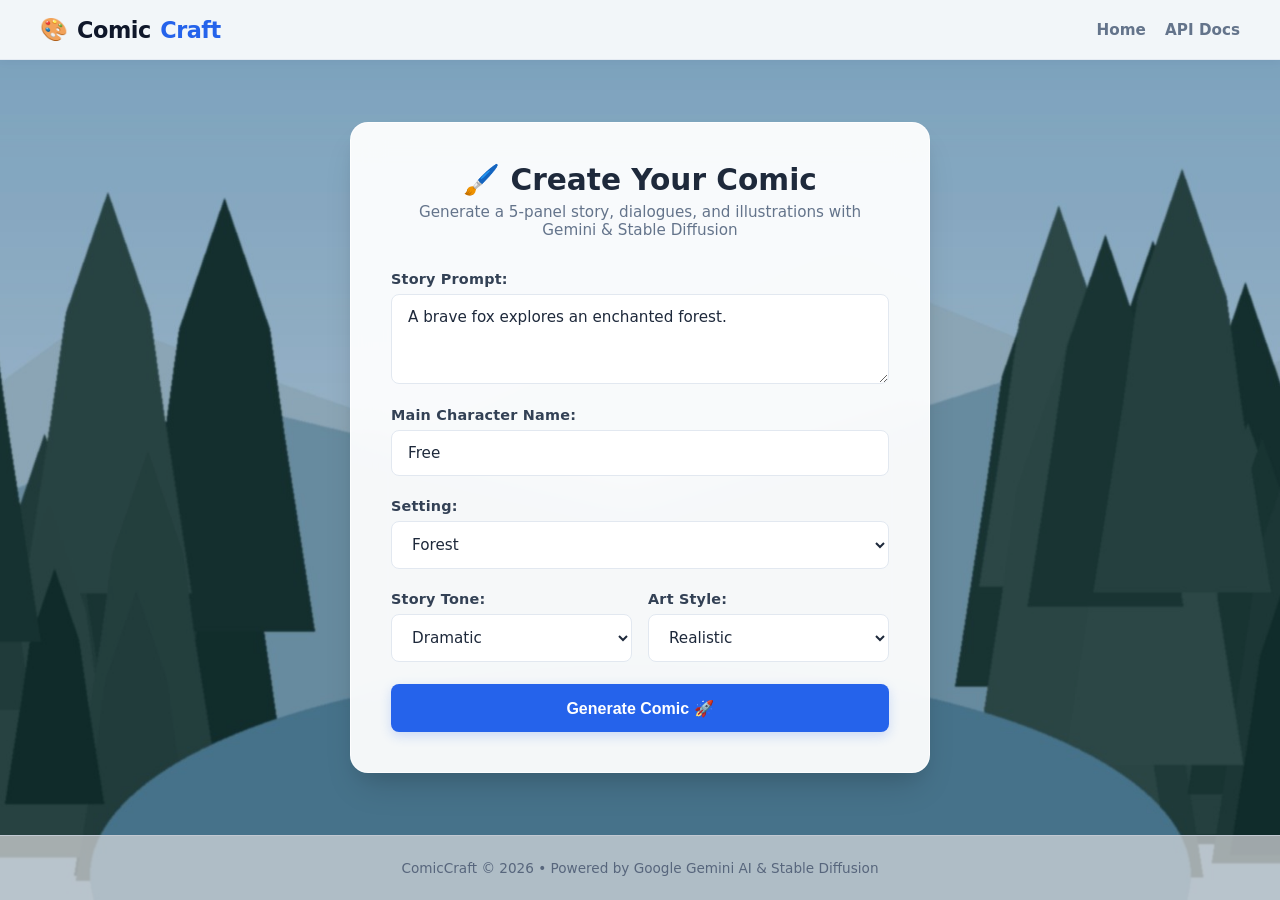
<file: index.html>
<!DOCTYPE html>
<html lang="en">
<head>
  <meta charset="UTF-8">
  <meta name="viewport" content="width=device-width, initial-scale=1.0">
  <title>ComicCraft - AI Comic Story Creator</title>
  <link rel="stylesheet" href="/static/css/style.css">
  <link rel="icon" href="data:image/svg+xml,<svg xmlns='http://www.w3.org/2000/svg' viewBox='0 0 100 100'><text y='.9em' font-size='90'>💥</text></svg>">
</head>
<body class="scenic-body">

  <!-- Navigation -->
  <nav class="navbar">
    <a href="/" class="nav-brand">
      <span>🎨</span> Comic<span class="highlight">Craft</span>
    </a>
    <div class="nav-links">
      <a href="/" class="nav-link">Home</a>
      <a href="/docs" target="_blank" class="nav-link">API Docs</a>
    </div>
  </nav>

  <!-- Main Content Wrapper -->
  <main class="container form-wrapper">
    <div class="card">
      <div class="card-header">
        <h1 class="card-title">🖌️ Create Your Comic</h1>
        <p class="card-subtitle">Generate a 5-panel story, dialogues, and illustrations with Gemini & Stable Diffusion</p>
      </div>

      <form id="comicForm" action="/generate" method="POST" class="comic-form">
        <!-- Story Prompt -->
        <div class="form-group">
          <label for="prompt" class="form-label">Story Prompt:</label>
          <textarea 
            id="prompt" 
            name="prompt" 
            class="form-control" 
            rows="3" 
            placeholder="A brave fox explores an enchanted forest." 
            required>A brave fox explores an enchanted forest.</textarea>
        </div>

        <!-- Main Character Name -->
        <div class="form-group">
          <label for="character_name" class="form-label">Main Character Name:</label>
          <input 
            type="text" 
            id="character_name" 
            name="character_name" 
            class="form-control" 
            placeholder="e.g., Free, Luna, Kaelen" 
            value="Free" 
            required>
        </div>

        <!-- Setting -->
        <div class="form-group">
          <label for="setting" class="form-label">Setting:</label>
          <select id="setting" name="setting" class="form-select">
            <option value="Forest" selected>Forest</option>
            <option value="School">School</option>
            <option value="Space">Space</option>
            <option value="Futuristic City">Futuristic City</option>
            <option value="Ancient Castle">Ancient Castle</option>
            <option value="Desert Oasis">Desert Oasis</option>
            <option value="Underwater Kingdom">Underwater Kingdom</option>
          </select>
        </div>

        <!-- Form Row: Tone and Art Style -->
        <div class="form-row">
          <div class="form-group">
            <label for="tone" class="form-label">Story Tone:</label>
            <select id="tone" name="tone" class="form-select">
              <option value="Dramatic" selected>Dramatic</option>
              <option value="Light-hearted">Light-hearted</option>
              <option value="Poetic">Poetic</option>
              <option value="Funny">Funny</option>
              <option value="Action-packed">Action-packed</option>
            </select>
          </div>

          <div class="form-group">
            <label for="style" class="form-label">Art Style:</label>
            <select id="style" name="style" class="form-select">
              <option value="Comic Book">Comic Book</option>
              <option value="Anime">Anime</option>
              <option value="Pixel Art">Pixel Art</option>
              <option value="Realistic" selected>Realistic</option>
              <option value="Vintage Pop-Art">Vintage Pop-Art</option>
            </select>
          </div>
        </div>

        <!-- Submit Button -->
        <button type="submit" class="btn btn-primary btn-block">
          Generate Comic 🚀
        </button>
      </form>
    </div>
  </main>

  <!-- Interactive AI Loading Overlay -->
  <div id="loadingOverlay" class="loading-overlay">
    <div class="spinner"></div>
    <div class="loading-title">Crafting Your Comic Story...</div>
    <div id="loadingStep" class="loading-step">Gemini Flash is preparing your 5-panel comic storyboard...</div>
  </div>

  <!-- Footer -->
  <footer class="footer">
    <p>ComicCraft © 2026 • Powered by Google Gemini AI & Stable Diffusion</p>
  </footer>

  <script src="/static/js/main.js"></script>
</body>
</html>
</file>
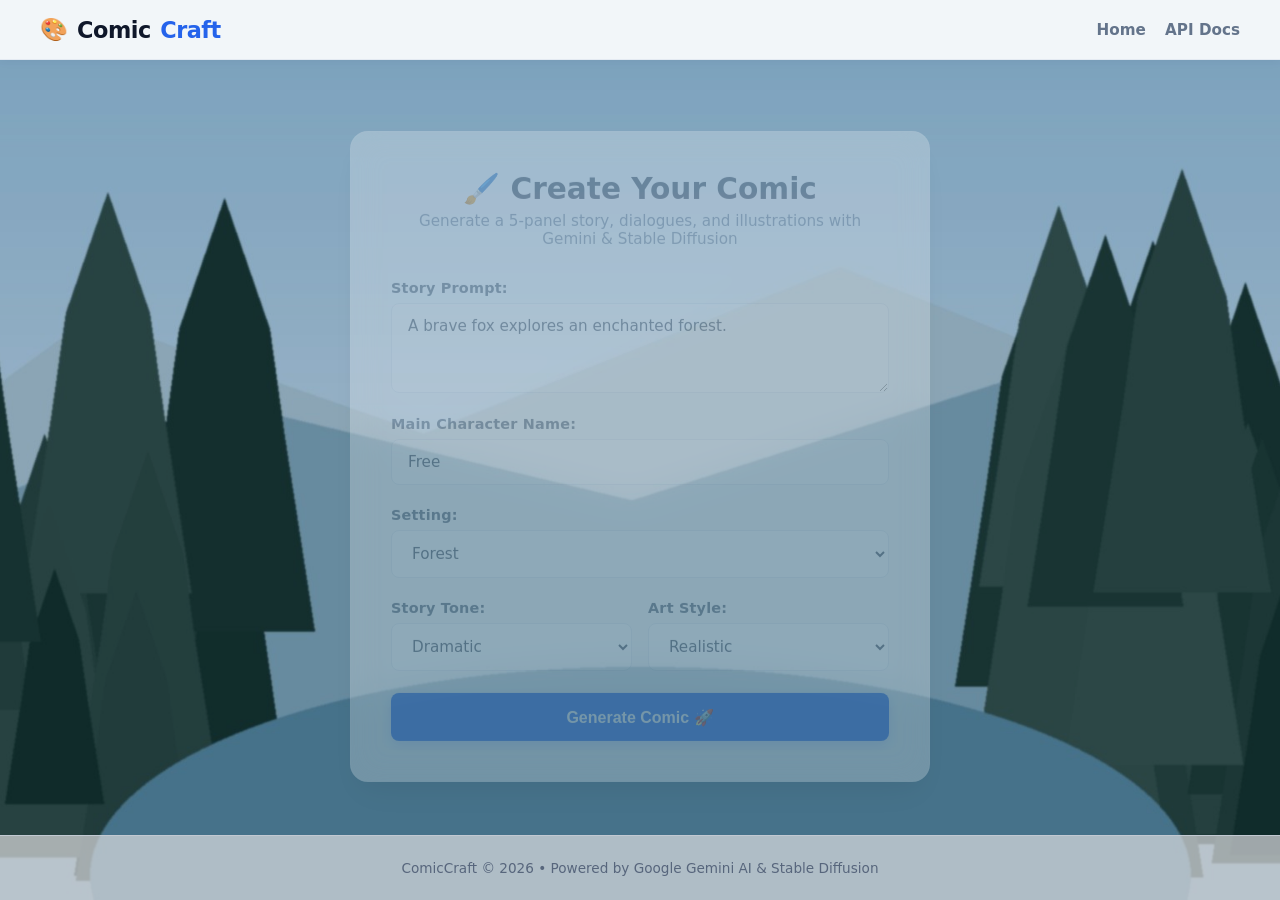
<file: result.html>
<!DOCTYPE html>
<html lang="en">
<head>
  <meta charset="UTF-8">
  <meta http-equiv="refresh" content="0; url=/"/>
  <title>ComicCraft - Result</title>
</head>
<body>
  <p>Redirecting to Comic Preview...</p>
</body>
</html>
</file>
<file: static/css/style.css>
/* ComicCraft - Modern Responsive CSS Stylesheet */

:root {
  --primary: #2563eb;
  --primary-hover: #1d4ed8;
  --primary-light: #dbeafe;
  --accent: #f59e0b;
  --accent-hover: #d97706;
  --success: #10b981;
  --success-hover: #059669;
  --bg-dark: #0f172a;
  --text-main: #1e293b;
  --text-muted: #64748b;
  --border-color: #e2e8f0;
  --card-bg: rgba(255, 255, 255, 0.94);
  --card-shadow: 0 20px 35px -10px rgba(0, 0, 0, 0.15), 0 10px 20px -5px rgba(0, 0, 0, 0.08);
  --comic-font: 'Segoe UI', system-ui, -apple-system, sans-serif;
  --radius-lg: 18px;
  --radius-md: 12px;
  --radius-sm: 8px;
}

* {
  box-sizing: border-box;
  margin: 0;
  padding: 0;
}

body {
  font-family: var(--comic-font);
  color: var(--text-main);
  background-color: #f1f5f9;
  min-height: 100vh;
  display: flex;
  flex-direction: column;
}

/* Scenic background layout for index page */
.scenic-body {
  background: url('/static/images/scenic-bg.jpg') no-repeat center center fixed;
  background-size: cover;
  position: relative;
}

.scenic-body::before {
  content: "";
  position: fixed;
  top: 0; left: 0; right: 0; bottom: 0;
  background: rgba(15, 23, 42, 0.15);
  pointer-events: none;
}

/* Navigation bar */
.navbar {
  display: flex;
  justify-content: space-between;
  align-items: center;
  padding: 1rem 2.5rem;
  background: rgba(255, 255, 255, 0.9);
  backdrop-filter: blur(12px);
  border-bottom: 1px solid rgba(226, 232, 240, 0.8);
  position: sticky;
  top: 0;
  z-index: 50;
  box-shadow: 0 2px 10px rgba(0, 0, 0, 0.04);
}

.nav-brand {
  display: flex;
  align-items: center;
  gap: 0.6rem;
  font-size: 1.4rem;
  font-weight: 800;
  color: #0f172a;
  text-decoration: none;
  letter-spacing: -0.5px;
}

.nav-brand span.highlight {
  color: var(--primary);
  position: relative;
}

.nav-links {
  display: flex;
  gap: 1.2rem;
  align-items: center;
}

.nav-link {
  text-decoration: none;
  font-weight: 600;
  font-size: 0.95rem;
  color: var(--text-muted);
  transition: color 0.2s ease;
}

.nav-link:hover {
  color: var(--primary);
}

/* Container */
.container {
  width: 100%;
  max-width: 1080px;
  margin: 0 auto;
  padding: 2.5rem 1.5rem;
  flex: 1;
}

/* Hero / Form Card */
.form-wrapper {
  display: flex;
  justify-content: center;
  align-items: center;
  padding: 2rem 0;
}

.card {
  background: var(--card-bg);
  backdrop-filter: blur(16px);
  border: 1px solid rgba(255, 255, 255, 0.8);
  border-radius: var(--radius-lg);
  box-shadow: var(--card-shadow);
  padding: 2.5rem;
  width: 100%;
  max-width: 580px;
  animation: fadeIn 0.4s ease-out;
}

.card-header {
  text-align: center;
  margin-bottom: 2rem;
}

.card-title {
  font-size: 1.85rem;
  font-weight: 800;
  color: #1e293b;
  display: flex;
  align-items: center;
  justify-content: center;
  gap: 0.5rem;
}

.card-subtitle {
  color: var(--text-muted);
  font-size: 0.95rem;
  margin-top: 0.4rem;
}

/* Form Styles */
.comic-form {
  display: flex;
  flex-direction: column;
  gap: 1.4rem;
}

.form-group {
  display: flex;
  flex-direction: column;
  gap: 0.45rem;
}

.form-label {
  font-size: 0.9rem;
  font-weight: 700;
  color: #334155;
  letter-spacing: 0.2px;
}

.form-control, .form-select {
  width: 100%;
  padding: 0.8rem 1rem;
  font-size: 0.95rem;
  font-family: inherit;
  border: 1.5px solid var(--border-color);
  border-radius: var(--radius-sm);
  background-color: #ffffff;
  color: var(--text-main);
  transition: all 0.2s ease;
  outline: none;
}

.form-control:focus, .form-select:focus {
  border-color: var(--primary);
  box-shadow: 0 0 0 3px rgba(37, 99, 235, 0.15);
}

textarea.form-control {
  resize: vertical;
  min-height: 90px;
}

.form-row {
  display: grid;
  grid-template-columns: 1fr 1fr;
  gap: 1rem;
}

/* Buttons */
.btn {
  display: inline-flex;
  align-items: center;
  justify-content: center;
  gap: 0.5rem;
  padding: 0.9rem 1.6rem;
  font-size: 1rem;
  font-weight: 700;
  border-radius: var(--radius-sm);
  cursor: pointer;
  border: none;
  text-decoration: none;
  transition: all 0.2s cubic-bezier(0.4, 0, 0.2, 1);
  box-shadow: 0 4px 12px rgba(37, 99, 235, 0.2);
}

.btn-primary {
  background-color: var(--primary);
  color: #ffffff;
}

.btn-primary:hover {
  background-color: var(--primary-hover);
  transform: translateY(-1px);
  box-shadow: 0 6px 16px rgba(37, 99, 235, 0.3);
}

.btn-success {
  background-color: var(--success);
  color: #ffffff;
  box-shadow: 0 4px 12px rgba(16, 185, 129, 0.25);
}

.btn-success:hover {
  background-color: var(--success-hover);
  transform: translateY(-1px);
  box-shadow: 0 6px 16px rgba(16, 185, 129, 0.35);
}

.btn-secondary {
  background-color: #f1f5f9;
  color: #334155;
  box-shadow: none;
  border: 1px solid var(--border-color);
}

.btn-secondary:hover {
  background-color: #e2e8f0;
  color: #0f172a;
}

.btn-block {
  width: 100%;
}

/* Comic Preview Page */
.preview-header {
  background: #ffffff;
  border-radius: var(--radius-lg);
  padding: 1.8rem 2.2rem;
  margin-bottom: 2.5rem;
  box-shadow: var(--card-shadow);
  display: flex;
  justify-content: space-between;
  align-items: center;
  flex-wrap: wrap;
  gap: 1.5rem;
  border-left: 6px solid var(--primary);
}

.preview-title h1 {
  font-size: 1.85rem;
  font-weight: 800;
  color: #0f172a;
}

.preview-meta {
  display: flex;
  flex-wrap: wrap;
  gap: 0.6rem;
  margin-top: 0.5rem;
}

.badge {
  background: var(--primary-light);
  color: var(--primary);
  font-size: 0.8rem;
  font-weight: 700;
  padding: 0.25rem 0.65rem;
  border-radius: 20px;
  text-transform: uppercase;
  letter-spacing: 0.5px;
}

/* Comic Panels Layout */
.panels-stack {
  display: flex;
  flex-direction: column;
  gap: 2.5rem;
}

.panel-card {
  background: #ffffff;
  border-radius: var(--radius-lg);
  box-shadow: var(--card-shadow);
  overflow: hidden;
  border: 2px solid #1e293b;
  position: relative;
  transition: transform 0.2s ease;
}

.panel-card:hover {
  transform: translateY(-2px);
}

.panel-banner {
  background: #1e293b;
  color: #ffffff;
  padding: 0.85rem 1.5rem;
  font-size: 1.2rem;
  font-weight: 800;
  letter-spacing: 0.5px;
  display: flex;
  justify-content: space-between;
  align-items: center;
}

.panel-body {
  padding: 1.8rem;
  display: grid;
  grid-template-columns: 1.1fr 1fr;
  gap: 2rem;
  align-items: center;
}

@media (max-width: 820px) {
  .panel-body {
    grid-template-columns: 1fr;
  }
}

.panel-image-container {
  width: 100%;
  aspect-ratio: 16 / 10;
  background-color: #0f172a;
  border-radius: var(--radius-md);
  overflow: hidden;
  border: 3px solid #0f172a;
  box-shadow: 0 8px 18px rgba(0, 0, 0, 0.15);
  display: flex;
  align-items: center;
  justify-content: center;
}

.panel-img {
  width: 100%;
  height: 100%;
  object-fit: cover;
  display: block;
  transition: transform 0.3s ease;
}

.panel-img:hover {
  transform: scale(1.03);
}

.panel-narrative {
  display: flex;
  flex-direction: column;
  gap: 1.1rem;
}

.scene-desc {
  font-style: italic;
  color: #64748b;
  font-size: 0.95rem;
  line-height: 1.5;
  border-left: 3px solid #cbd5e1;
  padding-left: 0.8rem;
}

.caption-box {
  background-color: #fef9c3;
  border: 1.5px solid #fde047;
  border-radius: var(--radius-sm);
  padding: 0.75rem 1rem;
  font-size: 0.92rem;
  line-height: 1.5;
  color: #713f12;
  box-shadow: 0 2px 5px rgba(234, 179, 8, 0.1);
}

.caption-box strong {
  color: #a16207;
  text-transform: uppercase;
  font-size: 0.85rem;
  letter-spacing: 0.5px;
}

.narration-box {
  background-color: #eff6ff;
  border: 1.5px solid #bfdbfe;
  border-radius: var(--radius-sm);
  padding: 0.85rem 1rem;
  font-size: 0.95rem;
  line-height: 1.6;
  color: #1e3a8a;
  box-shadow: 0 2px 5px rgba(37, 99, 235, 0.08);
}

.narration-box strong {
  color: #1d4ed8;
  text-transform: uppercase;
  font-size: 0.85rem;
  letter-spacing: 0.5px;
}

.prompt-ref-box {
  background: #f8fafc;
  border: 1px dashed #cbd5e1;
  border-radius: var(--radius-sm);
  padding: 0.5rem 0.8rem;
  font-size: 0.8rem;
  color: #64748b;
  line-height: 1.4;
}

.prompt-ref-box strong {
  color: #475569;
}

/* Action Floating Bar */
.bottom-action-bar {
  display: flex;
  justify-content: center;
  align-items: center;
  gap: 1.2rem;
  margin: 3rem 0 1rem;
}

/* Export Success Page */
.success-container {
  display: flex;
  justify-content: center;
  align-items: center;
  padding: 3rem 1rem;
}

.success-card {
  background: #ffffff;
  border-radius: var(--radius-lg);
  box-shadow: var(--card-shadow);
  padding: 3.5rem 2.5rem;
  max-width: 600px;
  width: 100%;
  text-align: center;
  border-top: 6px solid var(--success);
}

.success-icon {
  width: 72px;
  height: 72px;
  border-radius: 50%;
  background-color: #d1fae5;
  color: var(--success);
  display: inline-flex;
  align-items: center;
  justify-content: center;
  font-size: 2.5rem;
  margin-bottom: 1.5rem;
  animation: scaleUp 0.3s ease-out;
}

.success-title {
  font-size: 2rem;
  font-weight: 800;
  color: #065f46;
  margin-bottom: 0.8rem;
}

.success-desc {
  font-size: 1.05rem;
  color: #475569;
  line-height: 1.6;
  margin-bottom: 2.2rem;
}

.success-actions {
  display: flex;
  flex-direction: column;
  gap: 0.9rem;
}

/* Loading Overlay */
.loading-overlay {
  display: none;
  position: fixed;
  top: 0; left: 0; right: 0; bottom: 0;
  background: rgba(15, 23, 42, 0.85);
  backdrop-filter: blur(8px);
  z-index: 100;
  flex-direction: column;
  justify-content: center;
  align-items: center;
  color: #ffffff;
  text-align: center;
  padding: 1.5rem;
}

.spinner {
  width: 65px;
  height: 65px;
  border: 5px solid rgba(255, 255, 255, 0.2);
  border-top-color: #38bdf8;
  border-radius: 50%;
  animation: spin 1s infinite linear;
  margin-bottom: 1.5rem;
}

.loading-title {
  font-size: 1.5rem;
  font-weight: 800;
  margin-bottom: 0.5rem;
}

.loading-step {
  font-size: 1rem;
  color: #94a3b8;
  max-width: 420px;
}

/* Animations */
@keyframes spin {
  to { transform: rotate(360deg); }
}

@keyframes fadeIn {
  from { opacity: 0; transform: translateY(12px); }
  to { opacity: 1; transform: translateY(0); }
}

@keyframes scaleUp {
  from { transform: scale(0.6); opacity: 0; }
  to { transform: scale(1); opacity: 1; }
}

/* Footer */
.footer {
  text-align: center;
  padding: 1.5rem;
  color: var(--text-muted);
  font-size: 0.85rem;
  border-top: 1px solid var(--border-color);
  background: rgba(255, 255, 255, 0.7);
  margin-top: auto;
}
</file>
